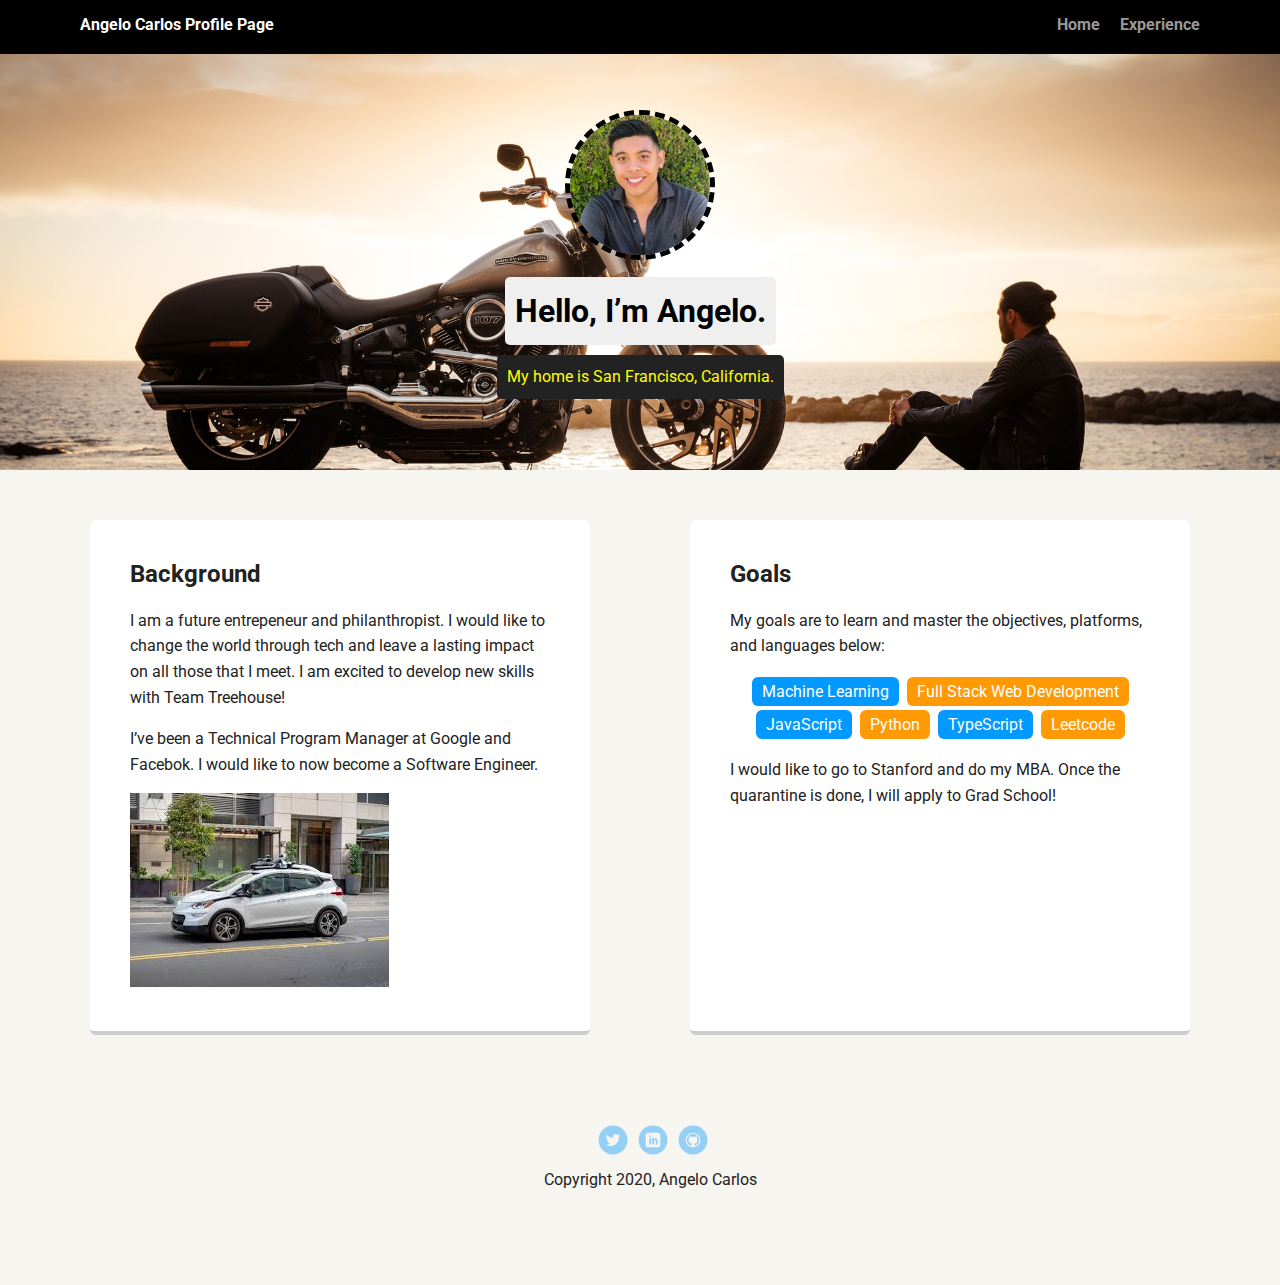
<file: portfolio_update_v1/index.html>
<!doctype html>
<html lang="en">
<head>
  <meta charset="utf-8">
  <title>Angelo Carlos's Profile</title>
  <meta name="viewport" content="width=device-width, initial-scale=1.0">
  <link rel="stylesheet" href="styles.css">
  <link href="https://fonts.googleapis.com/css?family=Muli%7CRoboto:400,300,500,700,900" rel="stylesheet"></head>
  <body>

    <div class="main-nav">
        <ul class="nav">
          <li class="name">Angelo Carlos Profile Page</li>
          <li><a href="index.html">Home</a></li>
          <li><a href="experience.html">Experience</a></li>
        </ul>
    </div>

    <header>
      <img src="images/Angelo.jpg" alt="Photo of Angelo Carlos" class="profile-image">
      <h1 class="tag name">Hello, I’m Angelo.</h1>
      <p class="tag location">My home is San Francisco, California.</p>
    </header>

    <main class="flex">
      <div class="card">
        <h2>Background</h2>
        <p>I am a future entrepeneur and philanthropist. I would like to change the world through tech and leave a lasting impact on all those that I meet. I am excited to develop new skills with Team Treehouse!</p>
        <p>I’ve been a Technical Program Manager at Google and Facebok. I would like to now become a Software Engineer.</p>
        <img src="images/Waymo.jpeg" alt="Photo of Waymo Self Driving Car" class="profile-image">
      </div> 

     

      <div class="card">
        <h2>Goals</h2>
        <p>My goals are to learn and master the objectives, platforms, and languages below:</p>
        <ul class="skills">
          <li>Machine Learning</li>
          <li>Full Stack Web Development</li>
          <li>JavaScript</li>
          <li>Python</li>
          <li>TypeScript</li>
          <li>Leetcode</li>
        </ul>
        <p>I would like to go to Stanford and do my MBA. Once the quarantine is done, I will apply to Grad School!</p>
      </div> 

   
    
    </main>
    <footer>
      <ul>
        <li><a href="https://twitter.com/theangelocarlos" target="_blank" class="social twitter">Twitter</a></li>
        <li><a href="https://www.linkedin.com/in/angeloocampo/" target="_blank" class="social linkedin">LinkedIn</a></li>
        <li><a href="https://github.com/angelocarlosyt" target="_blank" class="social github">Github</a></li>
      </ul>
      <p class="copyright">Copyright 2020, Angelo Carlos</p>
    </footer>
  </body>
  </html>
</file>
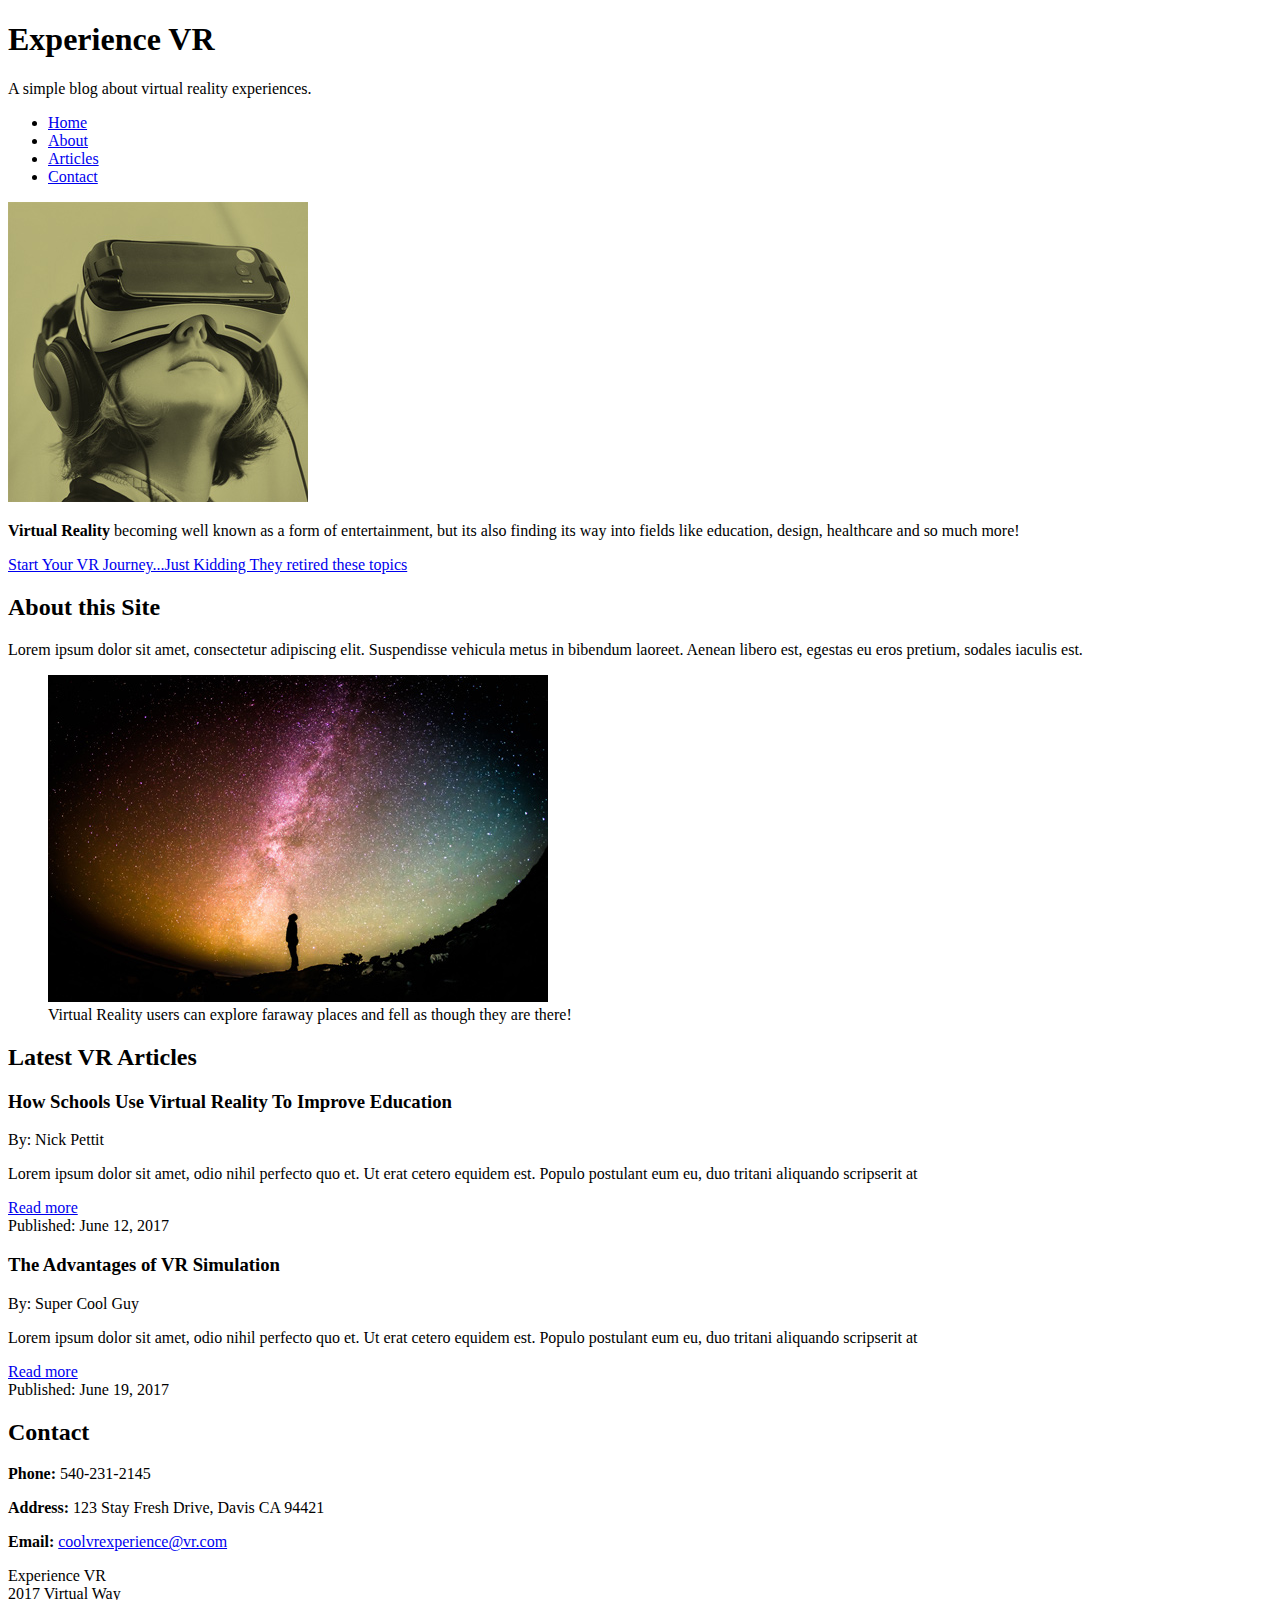
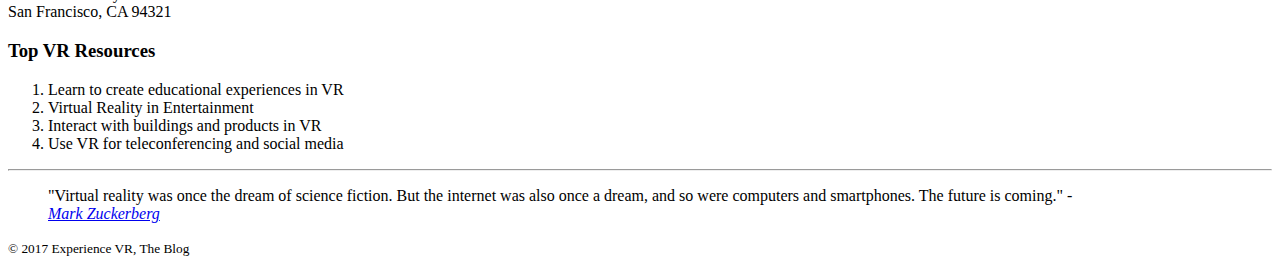
<file: Project 1 Starter Files/index.html>
<!DOCTYPE html>
<html>
<head>
<title>Experience VR</title>
</head>

<body>
  
  <div> <!--- This is the start -->
  <header>
      <h1>Experience VR</h1>
      <p>A simple blog about virtual reality experiences.</p>
      
    
    <nav>
      <ul>
      <li><a href="#">Home</a></li>
      <li><a href="#about">About</a></li>
      <li><a href="#articles">Articles</a></li>
      <li><a href="#contact">Contact</a></li>
        
      </ul>
      
      </nav>
    
    </header>
    
    <div>
    
      <img src="img/featured.jpg" alt="Virtual Reality User">
      
    <p><strong>Virtual Reality</strong> becoming well known as a form of entertainment, but its also finding its way into fields like education, design, healthcare and so much more!</p>
    
    <a href="https://teamtreehouse.com/retiring-gamedev-vr" target="_blank">Start Your VR Journey...Just Kidding They retired these topics</a>
    </div>
    
    <main>
    
      <section id="about">
      <h2>About this Site</h2>
      <p>Lorem ipsum dolor sit amet, consectetur adipiscing elit. Suspendisse vehicula metus in bibendum laoreet. Aenean libero est, egestas eu eros pretium, sodales iaculis est.</p>
        
        <figure>
        
        <img src="img/vr-space.jpg" alt="User Experiencing Space In VR">
          <figcaption>
          Virtual Reality users can explore faraway places and fell as though they are there!
          </figcaption>
          
          </figure>
        
    </section>
      
      <section id="articles">
        <h2>Latest VR Articles</h2>
        
        
        <article>
          <header>
          <h3>How Schools Use Virtual Reality To Improve Education</h3>
          <p>By: Nick Pettit</p>
            </header>
            
            <p>Lorem ipsum dolor sit amet, odio nihil perfecto quo et. Ut erat cetero equidem est. Populo postulant eum eu, duo tritani aliquando scripserit at</p>
          </article>
         <a href="articles/2017/article.html#vr-article">Read more</a>
         <footer>Published: June 12, 2017</footer>
        
        <article>
          <header>
        <h3>The Advantages of VR Simulation</h3>
            <p>By: Super Cool Guy</p>
            </header>
        <p>Lorem ipsum dolor sit amet, odio nihil perfecto quo et. Ut erat cetero equidem est. Populo postulant eum eu, duo tritani aliquando scripserit at</p>
          </article>
        <a href="articles/2017/article.html#vr-article">Read more</a>
        <footer>Published: June 19, 2017</footer>
        
        
        <section id="contact">
      <h2><strong>Contact</strong></h2>
          <p><strong>Phone: </strong> 540-231-2145</p>
          <p><strong>Address: </strong> 123 Stay Fresh Drive, Davis CA 94421</p>
<p><strong>Email: </strong><a href="mailto: coolvrexperience@vr.com?subject=Hi %20There Cool Guy!">coolvrexperience@vr.com</a></p>
      </section>
        <adress>
        Experience VR <br>
          2017 Virtual Way <br>
          San Francisco, CA 94321
        
        </adress>
        
      </section>
      </main>
    
    
    
      <aside>
    <h3>Top VR Resources</h3>
    <ol>
    <li>Learn to create educational experiences in VR</li>
  <li>Virtual Reality in Entertainment</li>
  <li>Interact with buildings and products in VR</li>
  <li>Use VR for teleconferencing and social media</li>
    </ol>
        
        <hr>
        
        <blockquote>"Virtual reality was once the dream of science fiction. But the internet was also once a dream, and so were computers and smartphones. The future is coming." - <footer><cite><a href="https://www.facebook.com/zuck/posts/10101319050523971
">Mark Zuckerberg</a></cite></footer>
</blockquote>
        
    </aside>
        
        
    
    
    <footer>
    <p><small>&copy; 2017 Experience VR, The Blog</small></p>
    </footer>
  </div>
</body>

</html>




<!--- This is the end -->
</file>
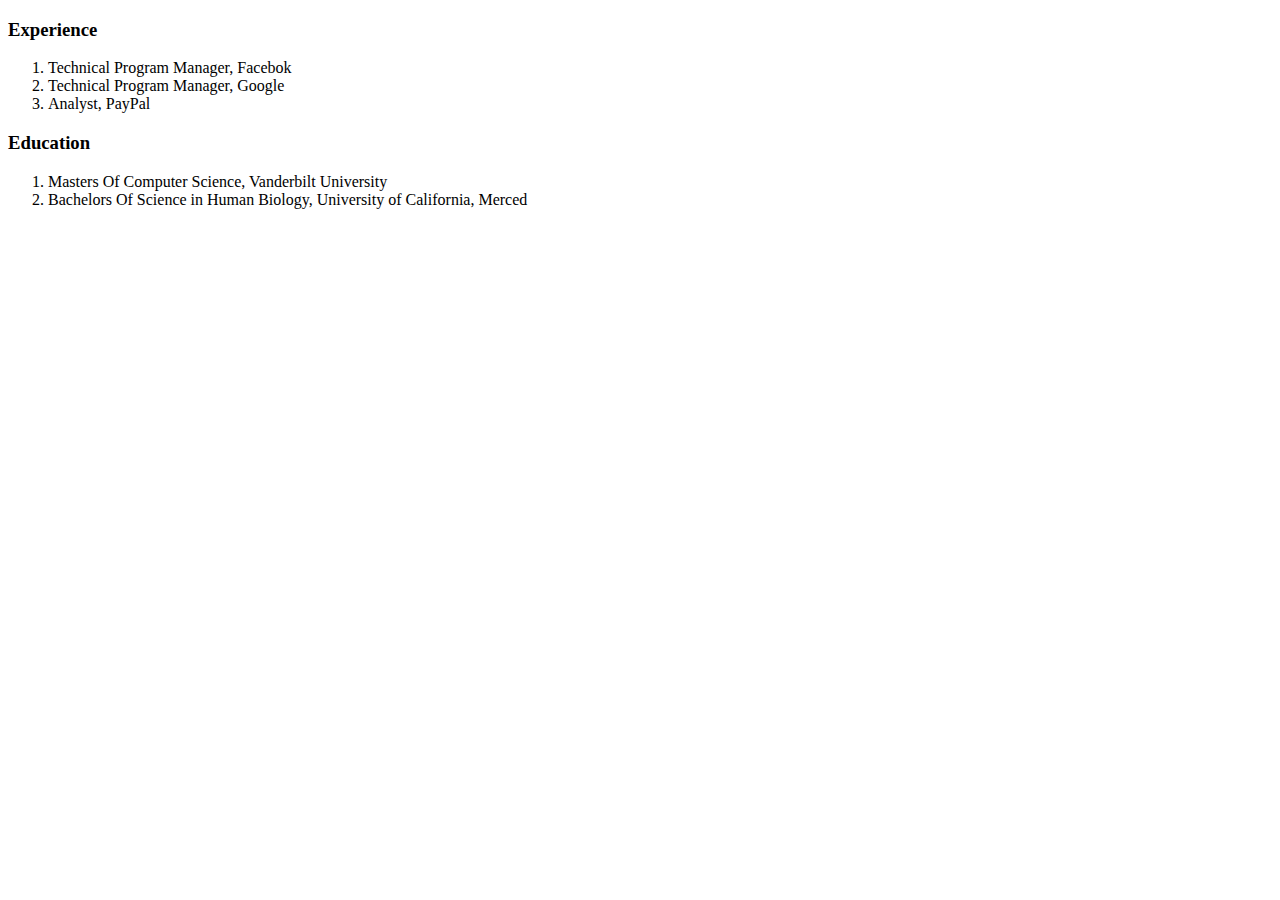
<file: portfolio_update_v1/experience.html>
<!DOCTYPE html>
<html lang="en">
<head>
    <meta charset="UTF-8">
    <meta name="viewport" content="width=device-width, initial-scale=1.0">
    <title>Experience</title>
</head>
<body>

    <h3>Experience</h3>
    <ol>
        <li>Technical Program Manager, Facebok</li>
        <li>Technical Program Manager, Google</li>
        <li>Analyst, PayPal</li>
    </ol>

    <H3>Education</H3>
    <ol>
        <li>Masters Of Computer Science, Vanderbilt University</li>
        <li>Bachelors Of Science in Human Biology, University of California, Merced</li>
    </ol>
    
</body>
</html>
</file>
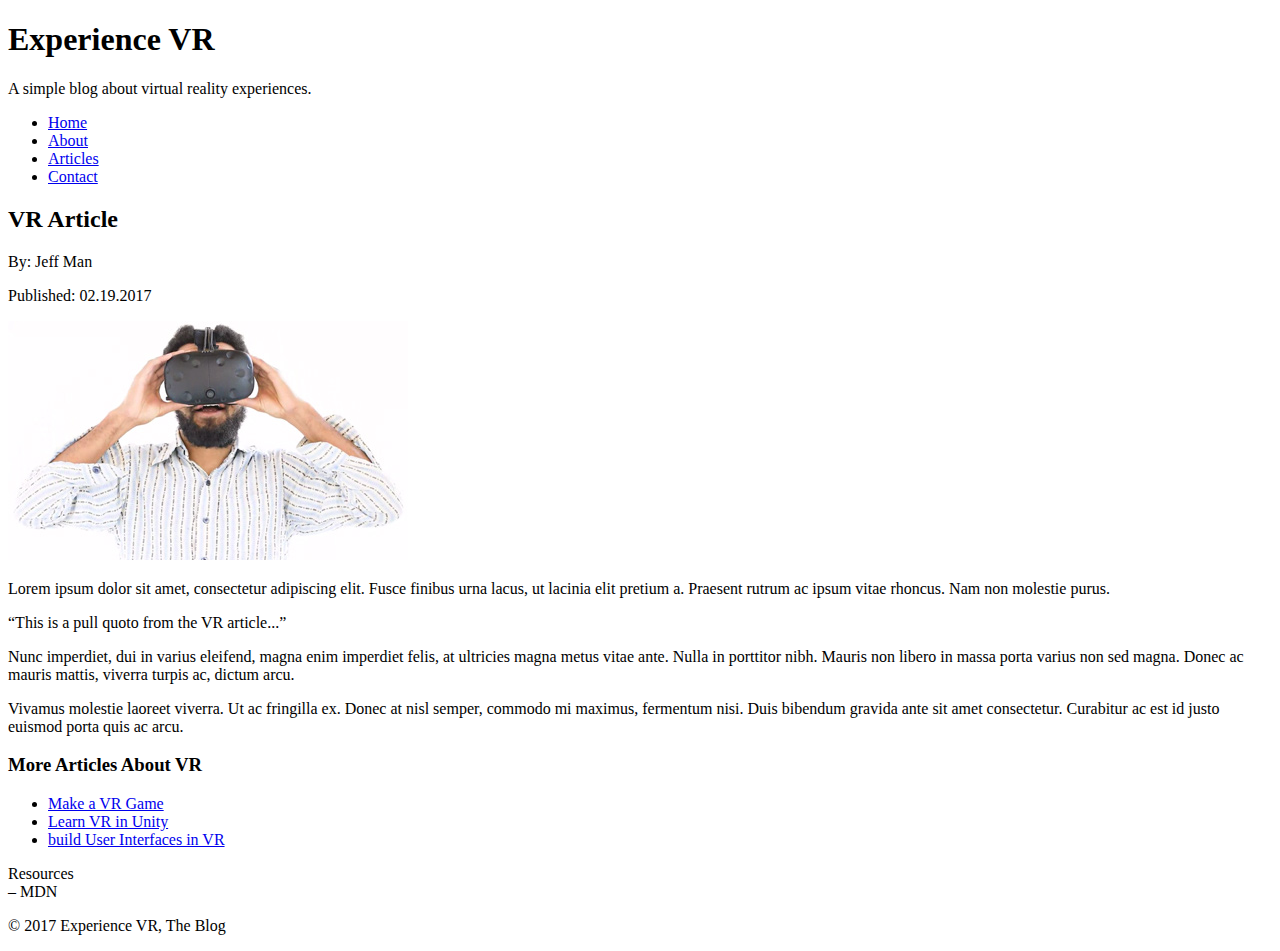
<file: Project 1 Starter Files/articles/2017/article.html>
<!DOCTYPE html>
<html>
<head>
<title>VR Article</title>
</head>

<body>
  <div>
<header>
    <h1>Experience VR</h1>
    <p>A simple blog about virtual reality experiences.</p>
    
  
  <nav>
    <ul>
      
    <li><a href="../../index.html">Home</a></li>
    <li><a href="../../index.html#about">About</a></li>
    <li><a href="../../index.html#articles">Articles</a></li>
    <li><a href="../../index.html#contact">Contact</a></li>
      
    </ul>
    
    </nav>
  
  </header>
  

  <article id="vr-articles">
    <header>
  <h2>VR Article</h2>
      <p>By: Jeff Man</p>
      <p>Published: 02.19.2017</p>
      </header>
    
    <img src="../../img/vr-user.jpg" alt="User Tring A VR Headset">
    
<p>Lorem ipsum dolor sit amet, consectetur adipiscing elit. Fusce finibus urna lacus, ut lacinia elit pretium a. Praesent rutrum ac ipsum vitae rhoncus. Nam non molestie purus.</p>
    
    <aside>
      <q>This is a pull quoto from the VR article...</q>
      </aside>
<p>Nunc imperdiet, dui in varius eleifend, magna enim imperdiet felis, at ultricies magna metus vitae ante. Nulla in porttitor nibh. Mauris non libero in massa porta varius non sed magna. Donec ac mauris mattis, viverra turpis ac, dictum arcu.</p>
      
      
<p>Vivamus molestie laoreet viverra. Ut ac fringilla ex. Donec at nisl semper, commodo mi maximus, fermentum nisi. Duis bibendum gravida ante sit amet consectetur. Curabitur ac est id justo euismod porta quis ac arcu.</p>
  
      <aside>
      <h3>More Articles About VR</h3>
        <ul>
        <li><a href="#">Make a VR Game</a></li>
          <li><a href="#">Learn VR in Unity</a></li>
          <li><a href="#">build User Interfaces in VR</a></li>
        </ul>
        
      </aside>
</article>
  
Resources
<article> – MDN
  
  </article>
  
  <footer>
  <p>&copy; 2017 Experience VR, The Blog</p>
  </footer>
  </div>
</body>

</html>
</file>
<file: portfolio_update_v1/styles.css>
/* Global Layout Set-up */
* { 
  box-sizing: border-box;
}
  
body {
  margin: 0;
  padding: 0;
  text-align: center;
  font-family: 'Roboto', sans-serif;
  color: #222;
  background: #f7f5f0;
}
/* Link Styles */

a {
  text-decoration: none;
  color: #999;
}
a:hover {
  color: #6633ff;
}

/* Section Styles */

.main-nav {
  width: 100%;
  background: black;
  min-height: 30px;
  padding: 10px;
  position: fixed;
  text-align: center;
}
.nav {
  display: flex;
  justify-content: space-around;
  font-weight: 700;
  list-style-type: none;
  margin: 0 auto;
  padding: 0;
}

.nav .name {
    display: block;
    margin-right: auto;
    color: white;
}
.nav li {
  padding: 5px 10px 10px 10px;
}
.nav a {
  transition: all .5s;
}
.nav a:hover {
  color: white
}

header {
  text-align: center;
  background: url('images/Bike.jpeg') no-repeat top center ;
  background-size: cover;
  overflow: hidden;
  padding-top: 60px;
}
header {
  line-height: 1.5;
}
header .profile-image {
  margin-top: 50px;
  width: 150px;
  height: 150px;
  border-radius: 50%;
  border: 5px dashed black;
  transition: all .5s;
}
header .profile-image:hover {
  transform: scale(1.2) rotate(5deg);
}
.tag {
  background-color: #efefef;
  color: black;
  padding: 10px;
  border-radius: 5px;
  display: table;
  margin: 10px auto;
} 
.location {
  background-color: #222;
  color: yellow;
}
.card {
  margin: 30px;
  padding: 20px 40px 40px;
  max-width: 500px;
  text-align: left;
  background: #fff;
  border-bottom: 4px solid #ccc;
  border-radius: 6px;
  transition: all .5s;
}
.card:hover {
  border-color: #ff99ff;
}

ul.skills {
  padding: 0;
  text-align: center;
}

.skills li {
  border-radius: 6px;
  display: inline-block;
  background: #ff9904;
  color: white;
  padding: 5px 10px;
  margin: 2px;
}

.skills li:nth-child(odd) {
  background: #0399ff;
}

footer {
  width: 100%;
  min-height: 30px;
  padding: 20px 0 40px 20px;
}

footer .copyright {
  top: -8px;
  font-size: .75em;
}

footer ul {
  list-style-type: none;
  margin: 0;
  padding: 0;
}

footer ul li {
  display: inline-block;
}

a.social {
  display: inline-block;
  text-indent: -9999px;
  margin-left: 5px;
  width: 30px;
  height: 30px;
  background-size: 30px 30px;
  opacity: .4;
  transition: all .5s;
}
a.twitter {
  background-image: url(images/twitter.svg);
}
a.linkedin {
  background-image: url(images/linkedin.svg);
}
a.github {
  background-image: url(images/github.svg);
}
a.social:hover {
  opacity: 1;
}
.clearfix {
  clear: both;
}

/* Styles for larger screens */
@media screen and (min-width: 720px) {
  
  .flex {
      display: -ms-flexbox;      /* TWEENER - IE 10 */
      display: flex; 
      max-width: 1200px;
      -ms-flex-pack: distribute;
      justify-content: space-around;
      margin: 0 auto;
  }

  header {
    min-height: 470px;
  }

  .nav {
    max-width: 1200px;
    padding: 0 30px;
  }


  main {
    padding-top: 20px;
  }

  main p {
    line-height: 1.6em;
  }

  footer {
    font-size: 1.3em;
    max-width: 1200px;
    margin: 40px auto;
  }

}
</file>
